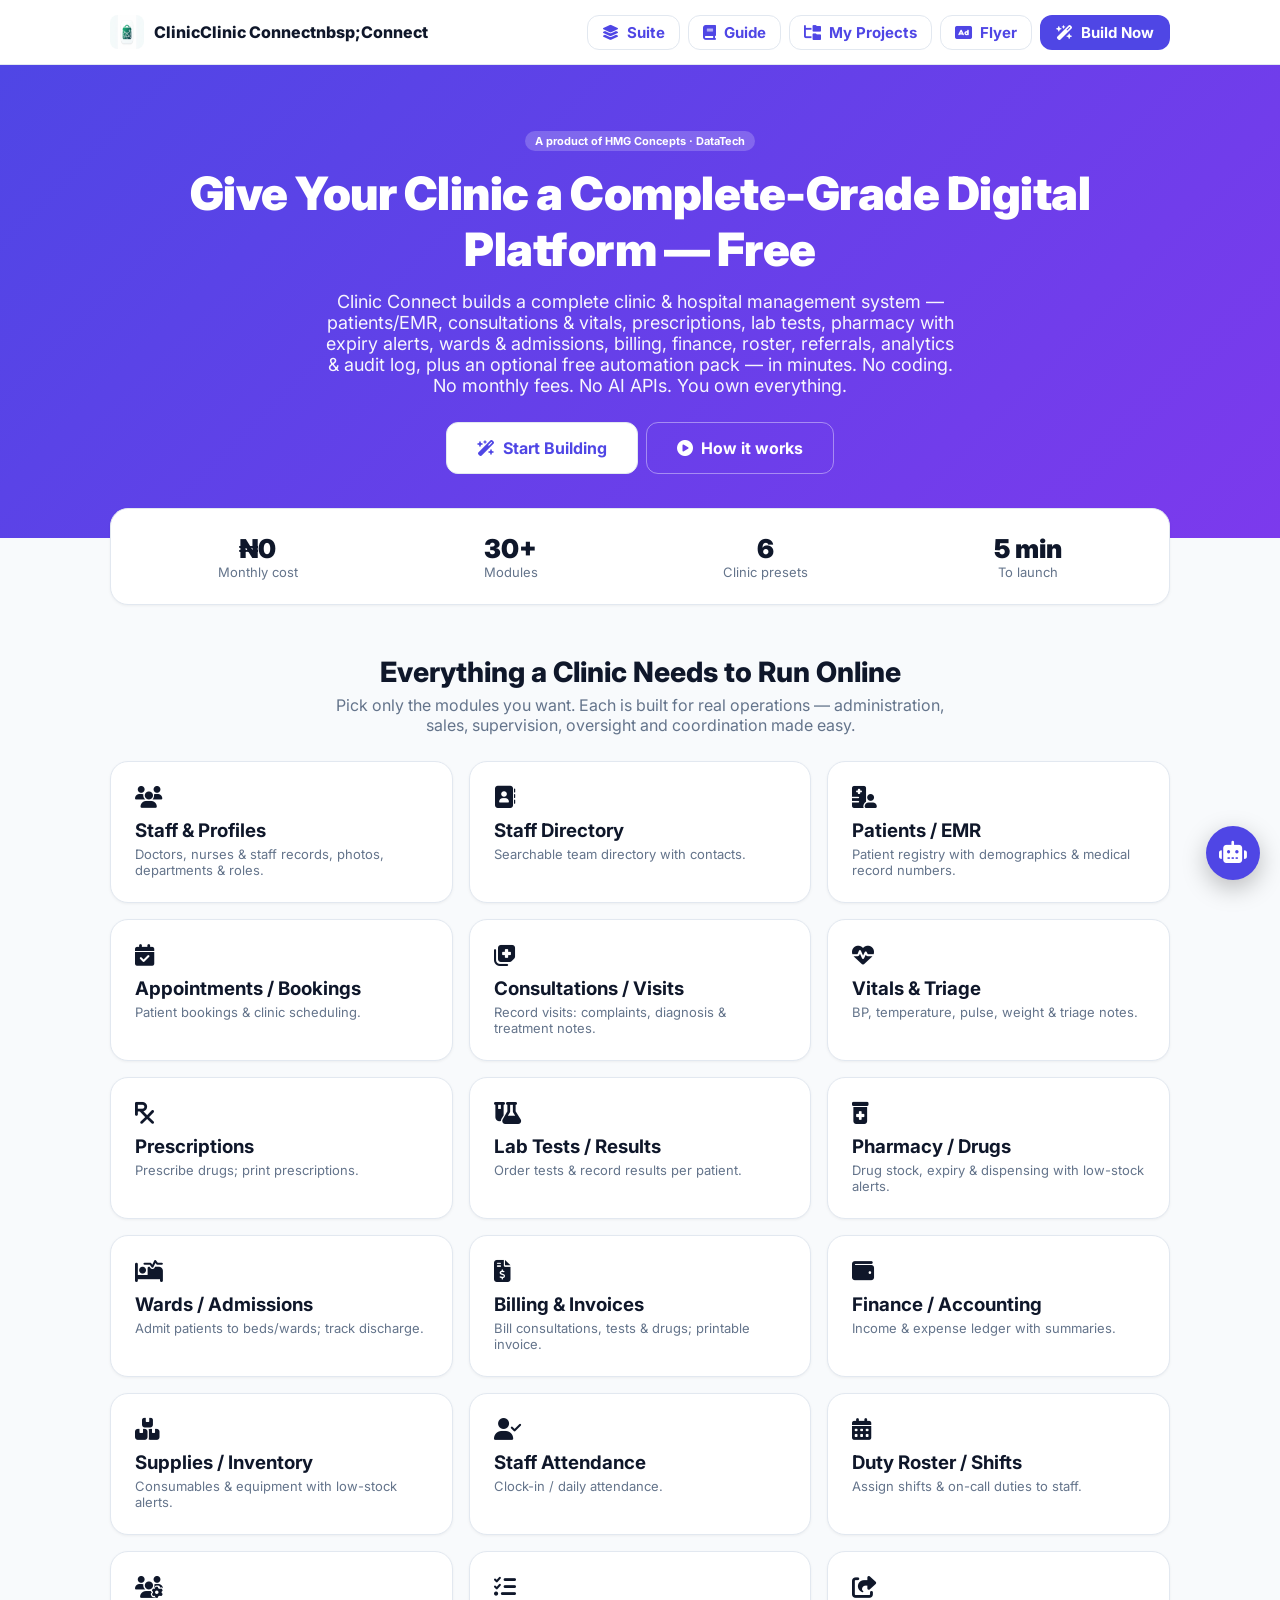
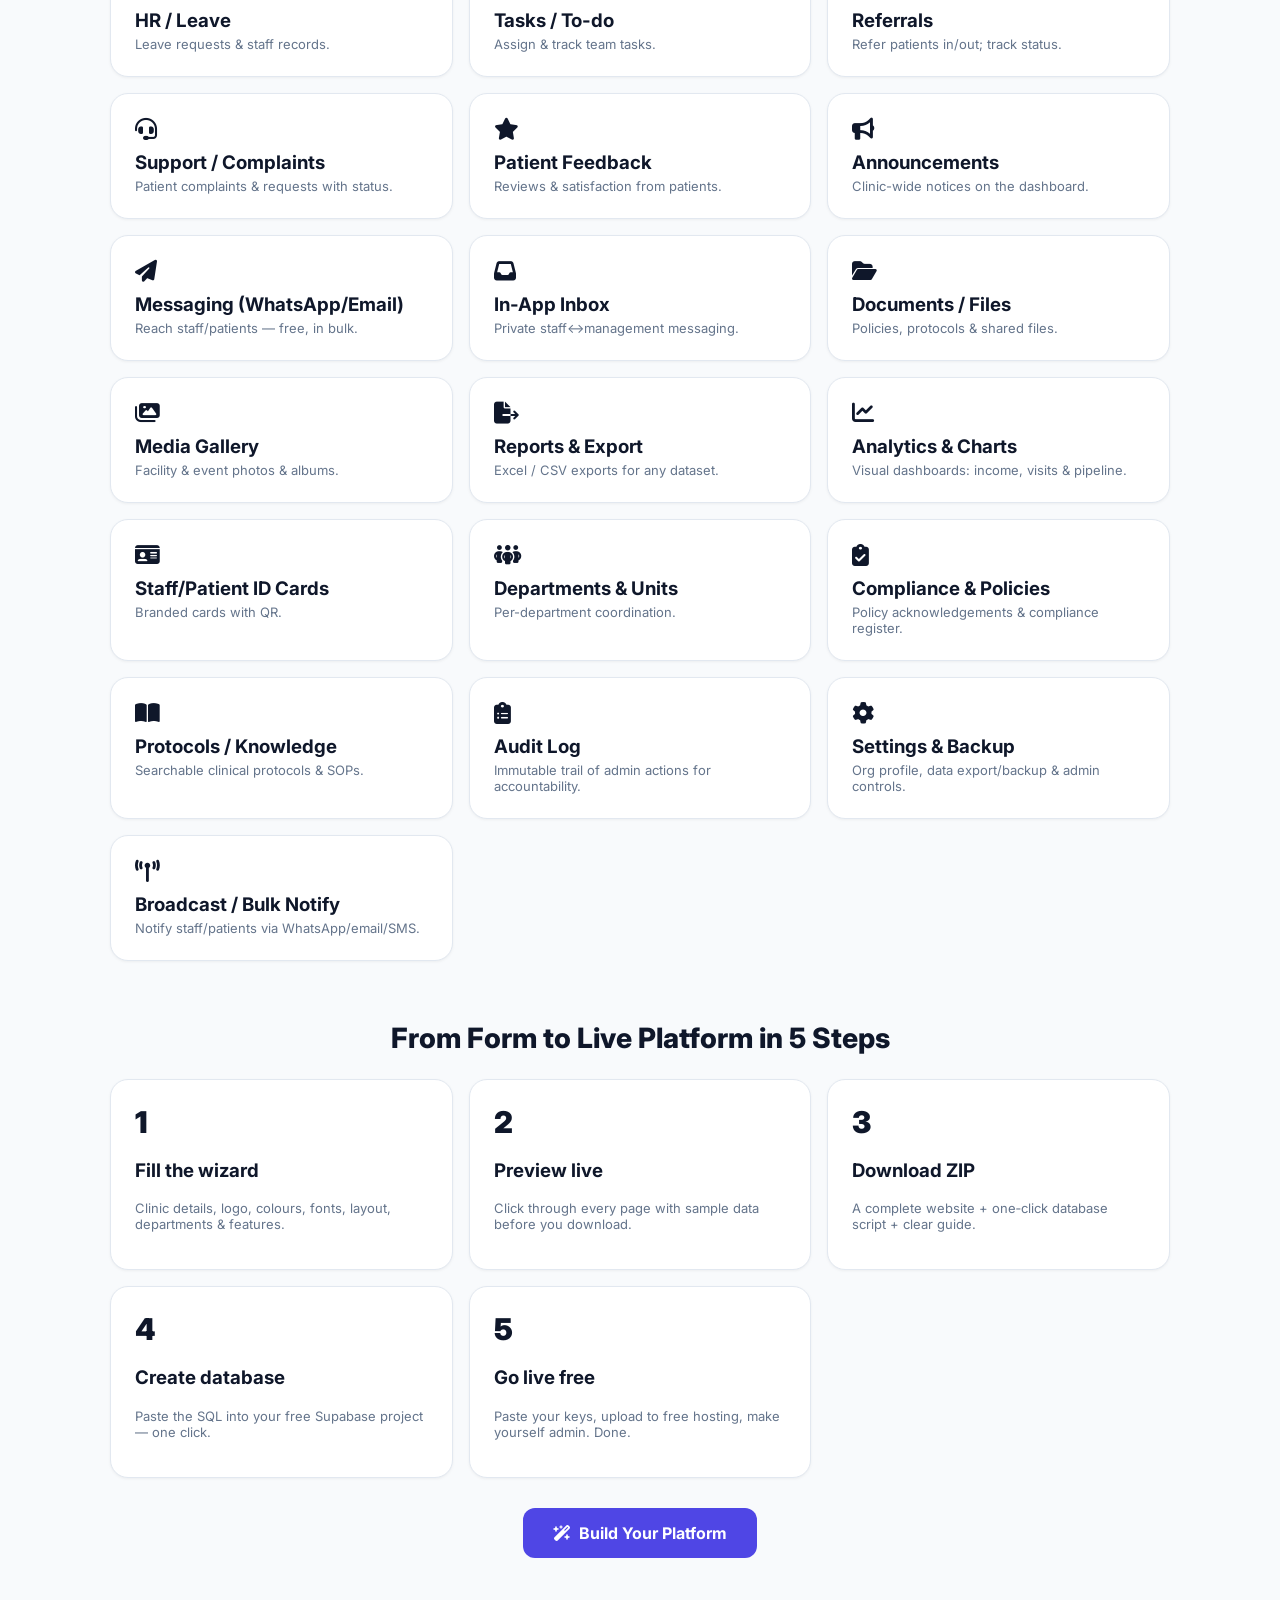
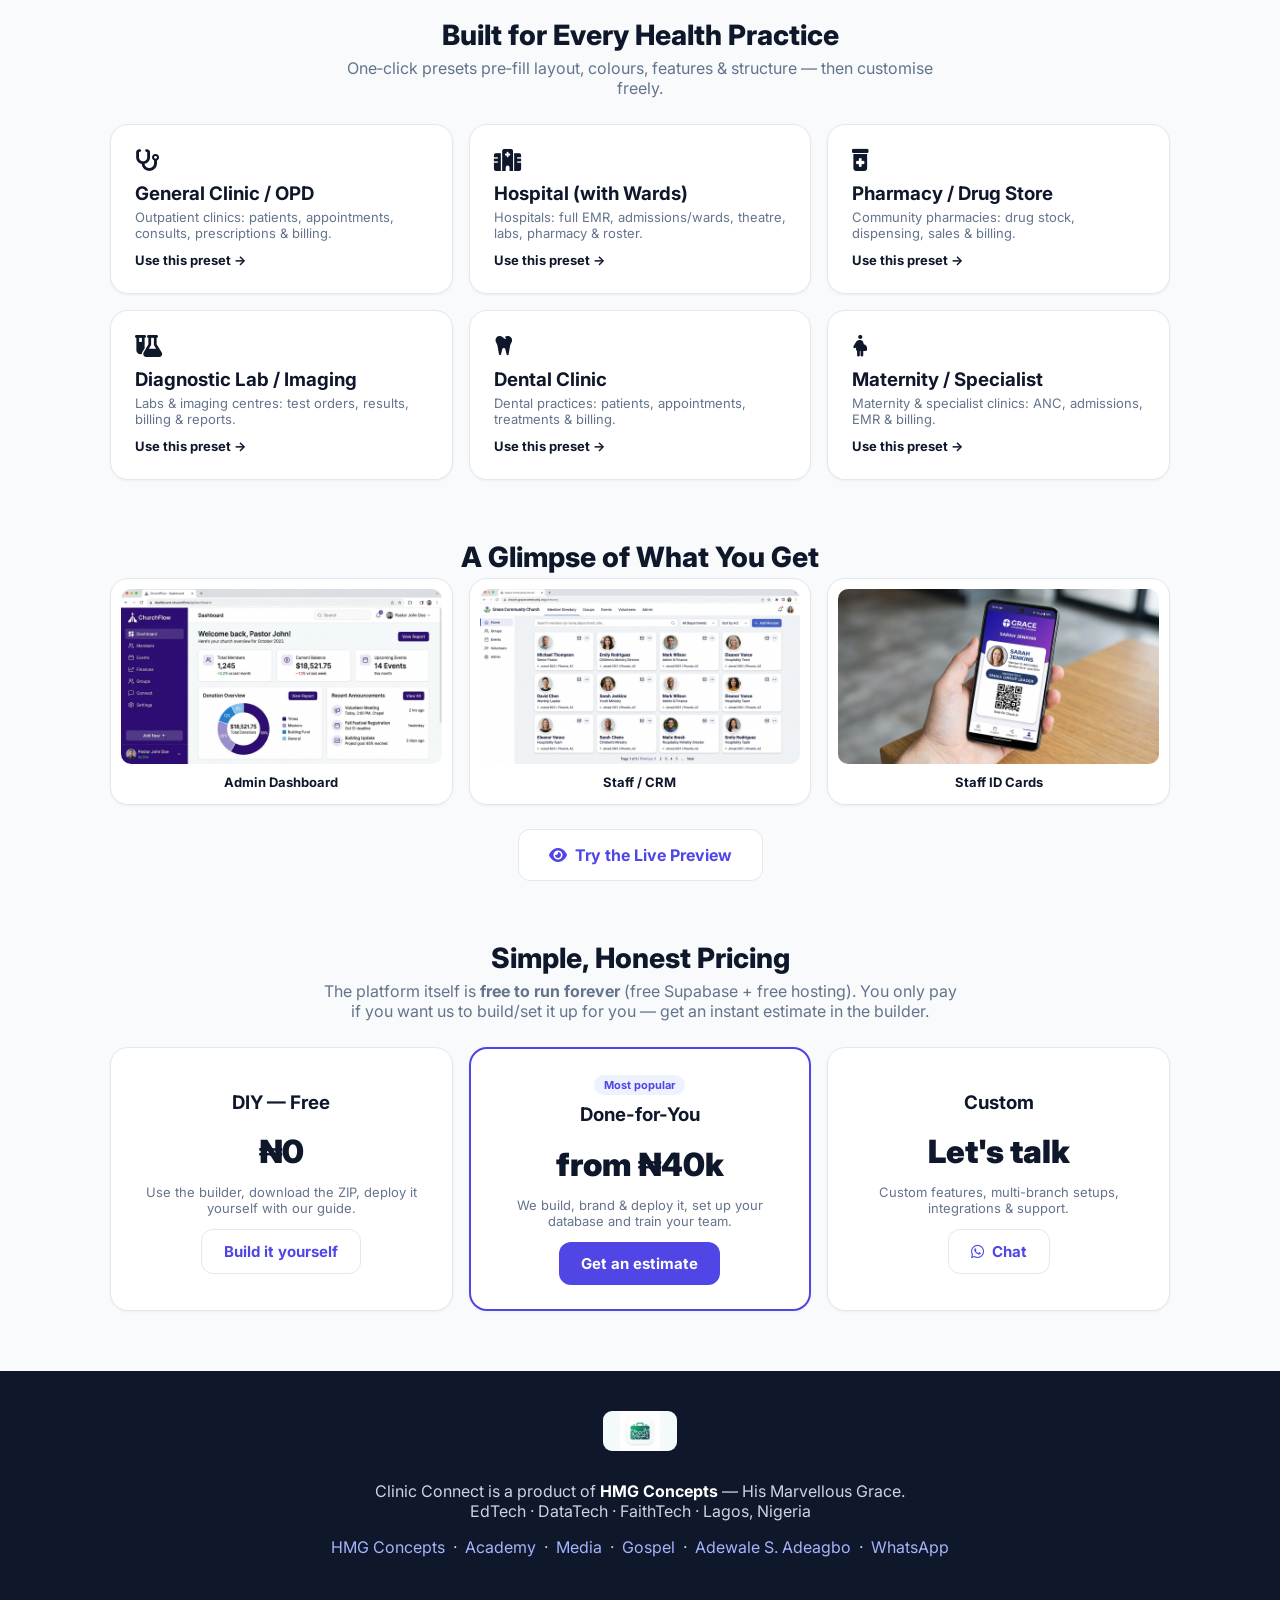
<file: index.html>
<!DOCTYPE html>
<html lang="en">
<head>
    <meta charset="UTF-8">
    <meta name="viewport" content="width=device-width, initial-scale=1.0">
    <title>Clinic Connect — Build a Free Clinic & Hospital Management System | HMG Concepts</title>
    <meta name="description" content="Generate a complete, free clinic & hospital management system in minutes — patients/EMR, consultations, prescriptions, lab tests, pharmacy, admissions & billing, for any health practice. No code. By HMG Concepts.">
    <link rel="icon" href="assets/img/logo.png">
    <link rel="preconnect" href="https://fonts.googleapis.com">
    <link href="https://fonts.googleapis.com/css2?family=Inter:wght@400;600;800;900&display=swap" rel="stylesheet">
    <link rel="stylesheet" href="https://cdnjs.cloudflare.com/ajax/libs/font-awesome/6.4.0/css/all.min.css">
    <link rel="stylesheet" href="assets/css/style.css">
</head>
<body>
    <div class="topbar"><div class="container">
        <a class="brandmark" href="index.html" style="color:inherit"><img src="assets/img/logo.png" alt="logo"> ClinicClinic&nbsp;Connectnbsp;Connect</a>
        <div class="pill-row">
            <a class="btn btn-ghost" href="suite.html" style="padding:7px 14px"><i class="fas fa-layer-group"></i> Suite</a>
            <a class="btn btn-ghost" href="guide.html" style="padding:7px 14px"><i class="fas fa-book"></i> Guide</a>
            <a class="btn btn-ghost" href="projects.html" style="padding:7px 14px"><i class="fas fa-folder-tree"></i> My Projects</a>
            <a class="btn btn-ghost" href="flyer.html" style="padding:7px 14px"><i class="fas fa-rectangle-ad"></i> Flyer</a>
            <a class="btn btn-primary" href="builder.html" style="padding:7px 16px"><i class="fas fa-wand-magic-sparkles"></i> Build Now</a>
        </div>
    </div></div>

    <div class="hero">
        <div class="container">
            <span class="badge" style="background:rgba(255,255,255,.2);color:#fff">A product of HMG Concepts · DataTech</span>
            <h1 style="margin-top:14px">Give Your Clinic a Complete-Grade Digital Platform — Free</h1>
            <p>Clinic Connect builds a complete clinic & hospital management system — patients/EMR, consultations & vitals, prescriptions, lab tests, pharmacy with expiry alerts, wards & admissions, billing, finance, roster, referrals, analytics & audit log, plus an optional free automation pack — in minutes. No coding. No monthly fees. No AI APIs. You own everything.</p>
            <div class="pill-row" style="justify-content:center">
                <a class="btn btn-ghost btn-lg" href="builder.html"><i class="fas fa-wand-magic-sparkles"></i> Start Building</a>
                <a class="btn btn-ghost btn-lg" href="#how" style="background:transparent;color:#fff;border:1px solid rgba(255,255,255,.4)"><i class="fas fa-circle-play"></i> How it works</a>
            </div>
        </div>
    </div>

    <div class="container" style="margin-top:-30px">
        <div class="card" style="display:flex;flex-wrap:wrap;gap:20px;justify-content:space-around;text-align:center">
            <div><div style="font-size:26px;font-weight:900" class="brand-text">₦0</div><div class="muted small">Monthly cost</div></div>
            <div><div style="font-size:26px;font-weight:900" class="brand-text">30+</div><div class="muted small">Modules</div></div>
            <div><div style="font-size:26px;font-weight:900" class="brand-text">6</div><div class="muted small">Clinic presets</div></div>
            <div><div style="font-size:26px;font-weight:900" class="brand-text">5 min</div><div class="muted small">To launch</div></div>
        </div>
    </div>

    <div class="container" style="margin-top:50px">
        <h2 class="section-title" style="text-align:center;font-size:28px">Everything a Clinic Needs to Run Online</h2>
        <p class="muted" style="text-align:center;max-width:640px;margin:6px auto 26px">Pick only the modules you want. Each is built for real operations — administration, sales, supervision, oversight and coordination made easy.</p>
        <div class="grid g3" id="featGrid"></div>
    </div>

    <div class="container" id="how" style="margin-top:60px">
        <h2 class="section-title" style="text-align:center;font-size:28px">From Form to Live Platform in 5 Steps</h2>
        <div class="grid g3" style="margin-top:24px">
            <div class="card"><div class="brand-text" style="font-size:30px;font-weight:900">1</div><h3>Fill the wizard</h3><p class="muted small">Clinic details, logo, colours, fonts, layout, departments & features.</p></div>
            <div class="card"><div class="brand-text" style="font-size:30px;font-weight:900">2</div><h3>Preview live</h3><p class="muted small">Click through every page with sample data before you download.</p></div>
            <div class="card"><div class="brand-text" style="font-size:30px;font-weight:900">3</div><h3>Download ZIP</h3><p class="muted small">A complete website + one‑click database script + clear guide.</p></div>
            <div class="card"><div class="brand-text" style="font-size:30px;font-weight:900">4</div><h3>Create database</h3><p class="muted small">Paste the SQL into your free Supabase project — one click.</p></div>
            <div class="card"><div class="brand-text" style="font-size:30px;font-weight:900">5</div><h3>Go live free</h3><p class="muted small">Paste your keys, upload to free hosting, make yourself admin. Done.</p></div>
        </div>
        <div style="text-align:center;margin-top:30px"><a class="btn btn-primary btn-lg" href="builder.html"><i class="fas fa-wand-magic-sparkles"></i> Build Your Platform</a></div>
    </div>

    <div class="container" style="margin-top:60px">
        <h2 class="section-title" style="text-align:center;font-size:28px">Built for Every Health Practice</h2>
        <p class="muted" style="text-align:center;max-width:620px;margin:6px auto 26px">One‑click presets pre‑fill layout, colours, features & structure — then customise freely.</p>
        <div class="grid g3" id="presetGrid"></div>
    </div>

    <div class="container" style="margin-top:60px">
        <h2 class="section-title" style="text-align:center;font-size:28px">A Glimpse of What You Get</h2>
        <div class="grid g3">
            <div class="card" style="padding:10px"><img src="assets/img/shot-dashboard.png" alt="Dashboard" style="width:100%;border-radius:10px;display:block"><p class="small" style="text-align:center;font-weight:700;margin:10px 0 4px">Admin Dashboard</p></div>
            <div class="card" style="padding:10px"><img src="assets/img/shot-members.png" alt="Staff" style="width:100%;border-radius:10px;display:block"><p class="small" style="text-align:center;font-weight:700;margin:10px 0 4px">Staff / CRM</p></div>
            <div class="card" style="padding:10px"><img src="assets/img/shot-idcard.png" alt="ID Card" style="width:100%;border-radius:10px;display:block"><p class="small" style="text-align:center;font-weight:700;margin:10px 0 4px">Staff ID Cards</p></div>
        </div>
        <div style="text-align:center;margin-top:24px"><a class="btn btn-ghost btn-lg" href="builder.html"><i class="fas fa-eye"></i> Try the Live Preview</a></div>
    </div>

    <div class="container" style="margin-top:60px">
        <h2 class="section-title" style="text-align:center;font-size:28px">Simple, Honest Pricing</h2>
        <p class="muted" style="text-align:center;max-width:640px;margin:6px auto 26px">The platform itself is <b>free to run forever</b> (free Supabase + free hosting). You only pay if you want us to build/set it up for you — get an instant estimate in the builder.</p>
        <div class="grid g3">
            <div class="card" style="text-align:center"><h3 class="brand-text">DIY — Free</h3><div style="font-size:32px;font-weight:900">₦0</div><p class="muted small">Use the builder, download the ZIP, deploy it yourself with our guide.</p><a class="btn btn-ghost" href="builder.html">Build it yourself</a></div>
            <div class="card" style="text-align:center;border:2px solid var(--brand)"><span class="badge">Most popular</span><h3 class="brand-text" style="margin-top:8px">Done-for-You</h3><div style="font-size:32px;font-weight:900">from ₦40k</div><p class="muted small">We build, brand & deploy it, set up your database and train your team.</p><a class="btn btn-primary" href="builder.html">Get an estimate</a></div>
            <div class="card" style="text-align:center"><h3 class="brand-text">Custom</h3><div style="font-size:32px;font-weight:900">Let's talk</div><p class="muted small">Custom features, multi-branch setups, integrations & support.</p><a class="btn btn-ghost" href="https://wa.me/2348100866322" target="_blank"><i class="fab fa-whatsapp"></i> Chat</a></div>
        </div>
    </div>

    <div class="footer">
        <div class="container">
            <img src="assets/img/logo.png" style="height:40px;border-radius:9px;margin-bottom:10px">
            <p>Clinic Connect is a product of <b style="color:#fff">HMG Concepts</b> — His Marvellous Grace.<br>EdTech · DataTech · FaithTech · Lagos, Nigeria</p>
            <p class="pill-row" style="justify-content:center">
                <a href="https://hmgconcepts.pages.dev" target="_blank">HMG Concepts</a> ·
                <a href="https://hmgacademy.pages.dev" target="_blank">Academy</a> ·
                <a href="https://hmgmedia.pages.dev" target="_blank">Media</a> ·
                <a href="https://hmggospel.pages.dev" target="_blank">Gospel</a> ·
                <a href="https://cssadewale.pages.dev" target="_blank">Adewale S. Adeagbo</a> ·
                <a href="https://wa.me/2348100866322" target="_blank">WhatsApp</a>
            </p>
        </div>
    </div>

    <script src="assets/js/catalog.js"></script>
    <script src="assets/js/chatbot.js"></script>
    <script>
        document.getElementById('featGrid').innerHTML = CATALOG.features.map(f =>
            `<div class="card"><i class="fas ${f.icon} brand-text" style="font-size:22px"></i><h3 style="margin:10px 0 4px">${f.name}</h3><p class="muted small" style="margin:0">${f.desc}</p></div>`).join('');
        document.getElementById('presetGrid').innerHTML = CATALOG.presets.map(p =>
            `<a class="card" style="text-decoration:none;color:inherit" href="builder.html?preset=${p.id}"><i class="fas ${p.icon} brand-text" style="font-size:22px"></i><h3 style="margin:10px 0 4px">${p.name}</h3><p class="muted small" style="margin:0 0 8px">${p.desc}</p><span class="brand-text small" style="font-weight:700">Use this preset →</span></a>`).join('');
    </script>
</body>
</html>
</file>
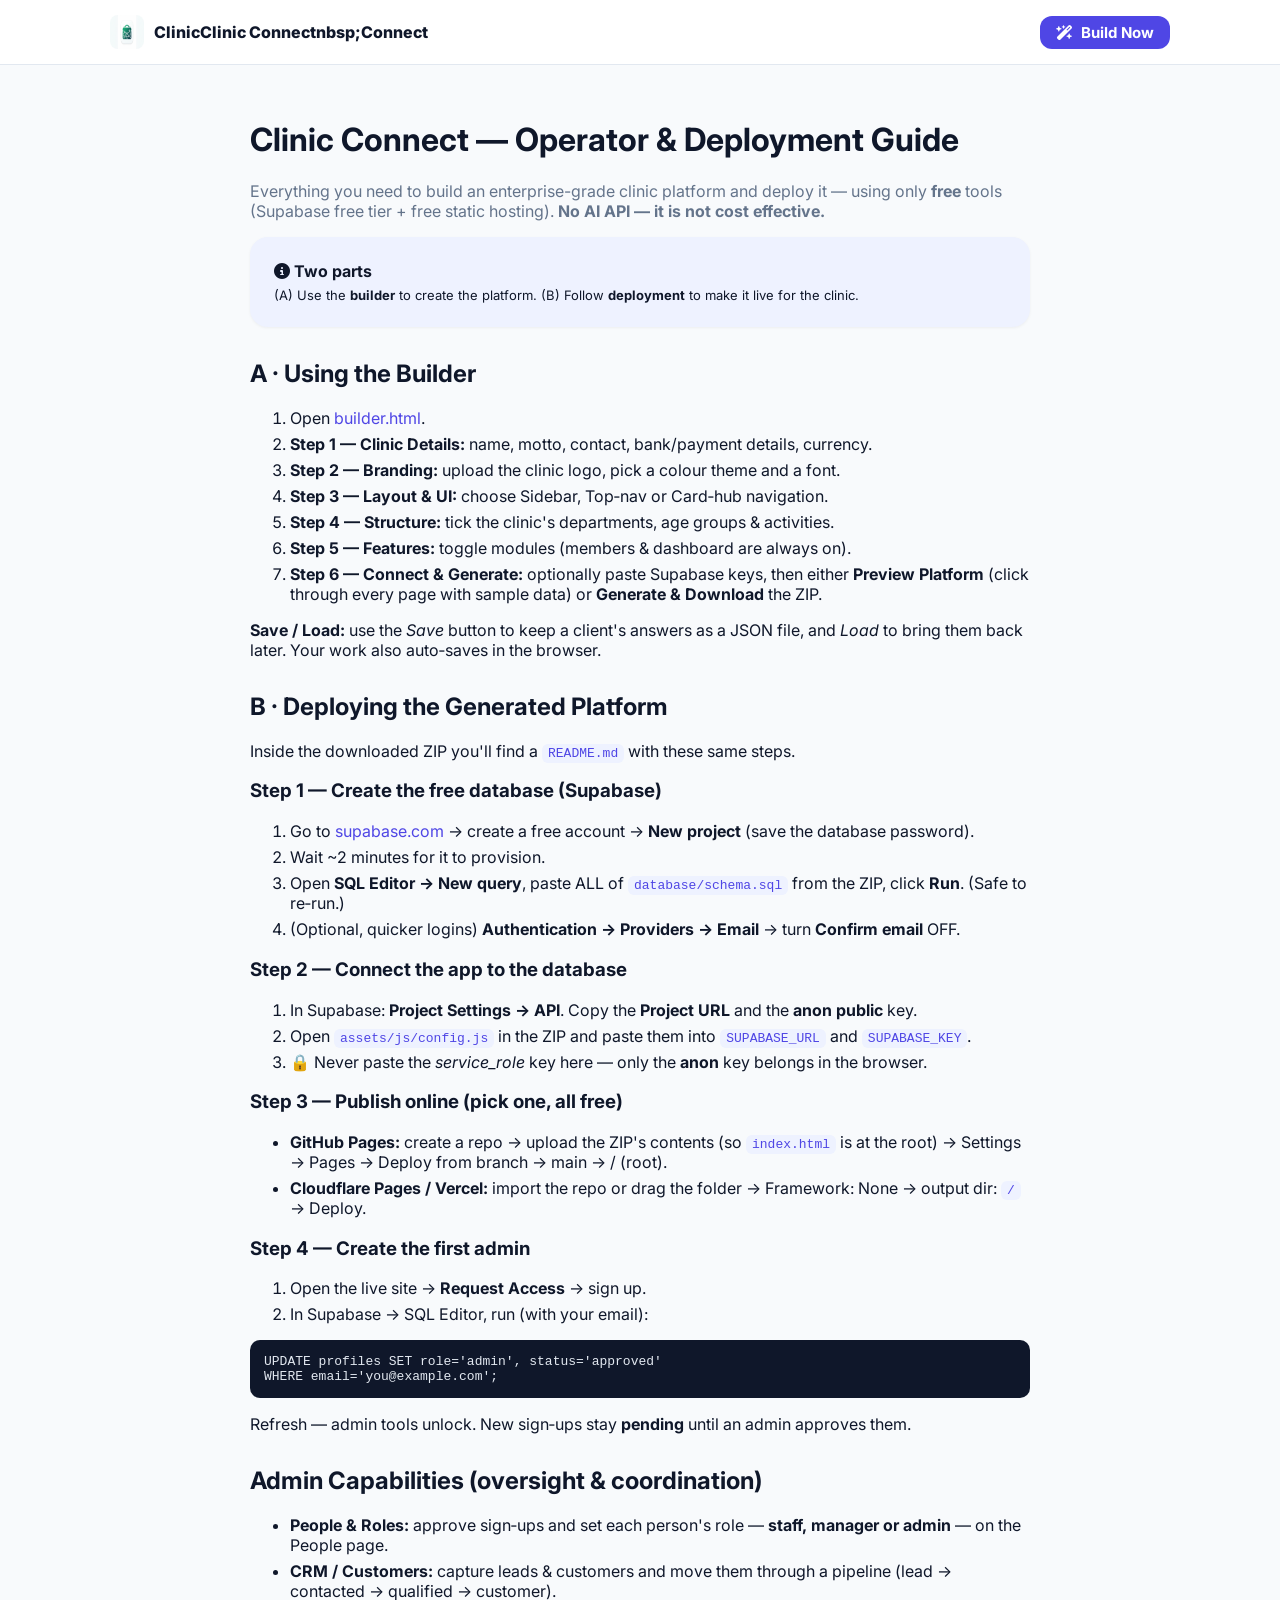
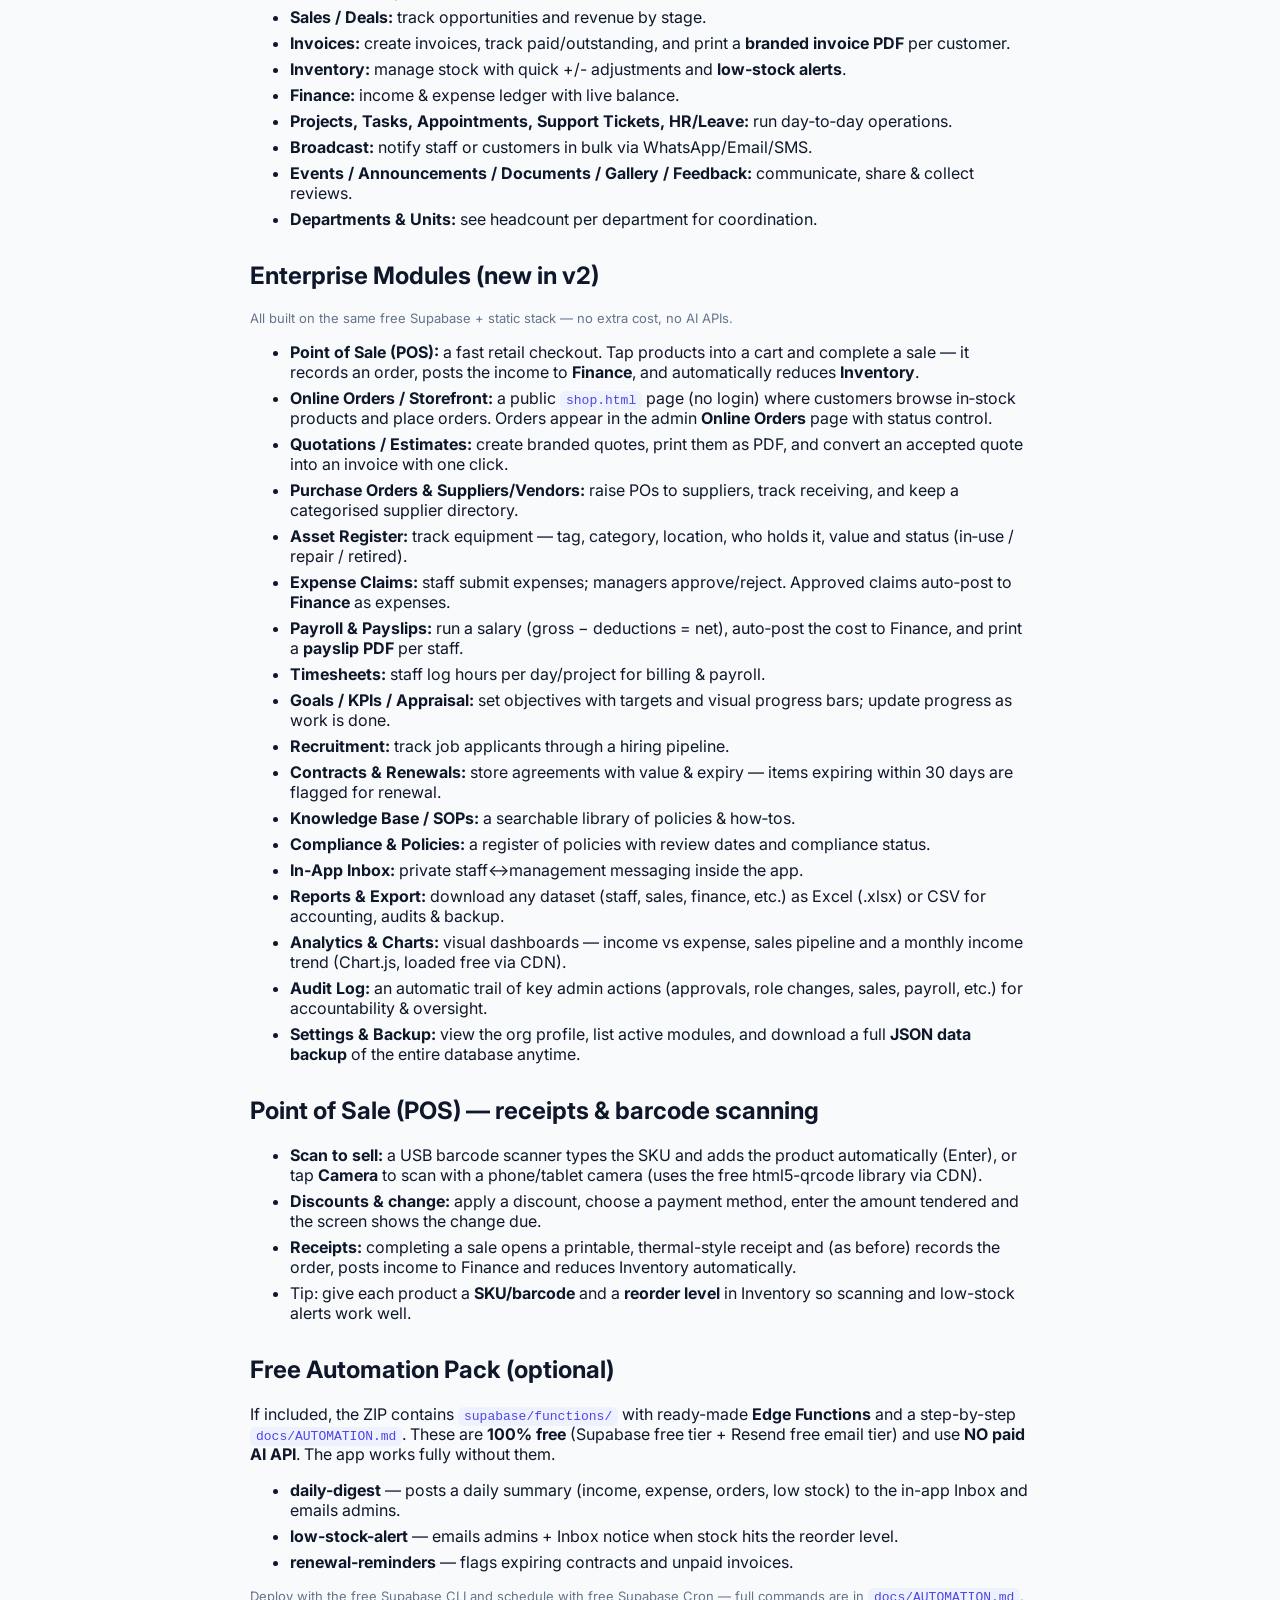
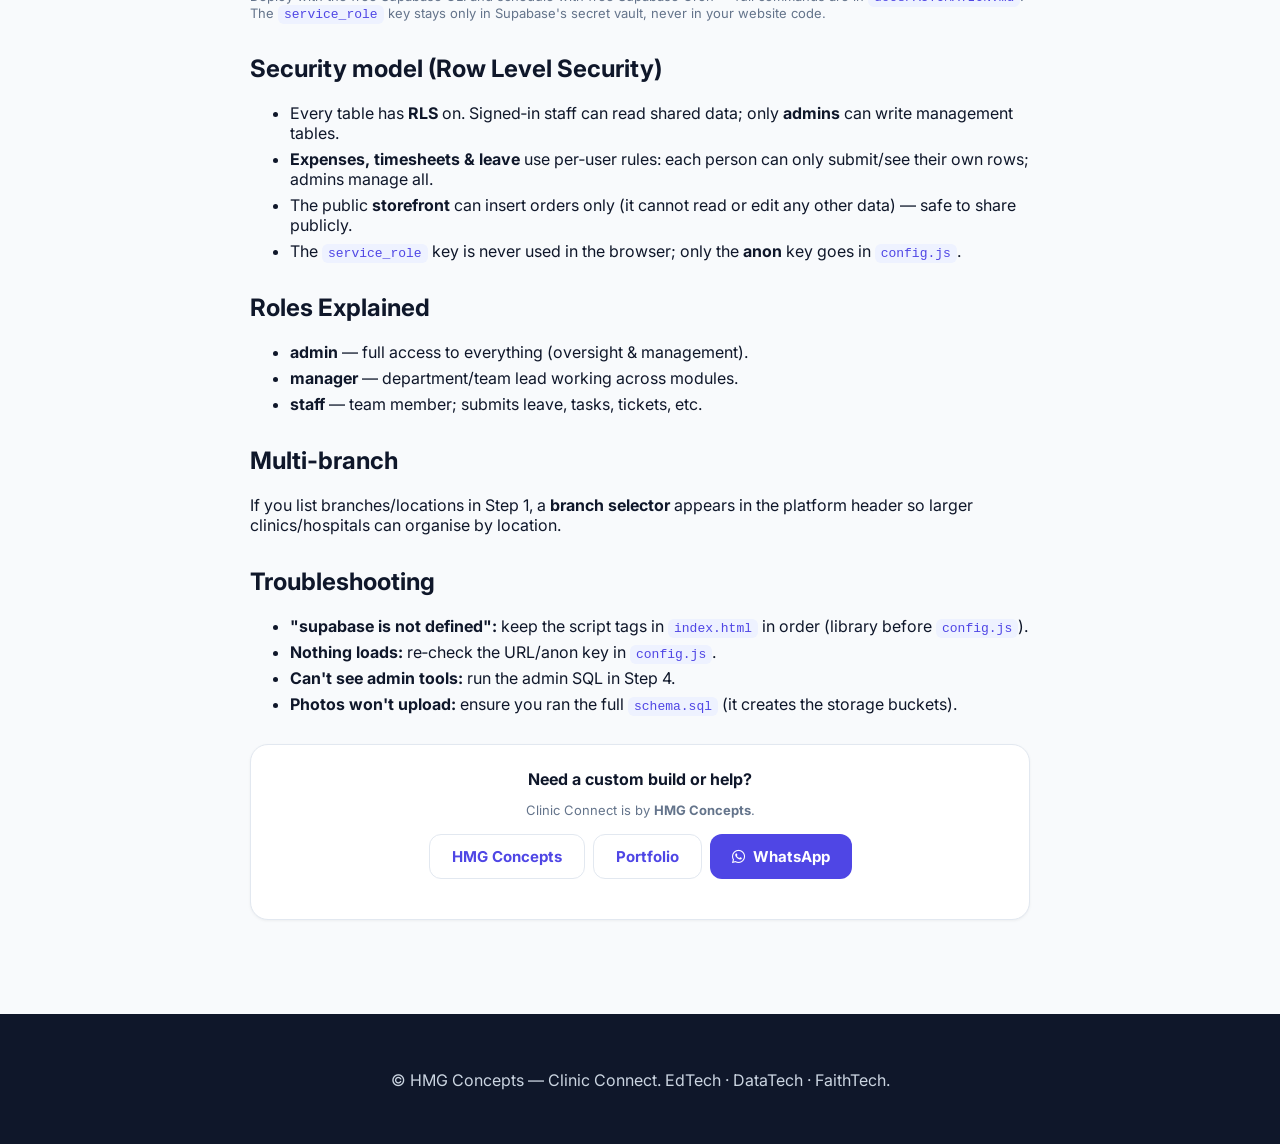
<file: guide.html>
<!DOCTYPE html>
<html lang="en">
<head>
    <meta charset="UTF-8">
    <meta name="viewport" content="width=device-width, initial-scale=1.0">
    <title>Guide | Clinic Connect — HMG Concepts</title>
    <link rel="icon" href="assets/img/logo.png">
    <link rel="preconnect" href="https://fonts.googleapis.com">
    <link href="https://fonts.googleapis.com/css2?family=Inter:wght@400;600;800;900&display=swap" rel="stylesheet">
    <link rel="stylesheet" href="https://cdnjs.cloudflare.com/ajax/libs/font-awesome/6.4.0/css/all.min.css">
    <link rel="stylesheet" href="assets/css/style.css">
    <style>.doc h2{margin-top:32px} .doc code{background:#eef2ff;color:#4f46e5;padding:2px 6px;border-radius:6px;font-size:13px} .doc li{margin:6px 0} .doc pre{background:#0f172a;color:#e2e8f0;padding:14px;border-radius:10px;overflow-x:auto;font-size:13px}</style>
</head>
<body>
    <div class="topbar"><div class="container">
        <a class="brandmark" href="index.html" style="color:inherit"><img src="assets/img/logo.png" alt="logo"> ClinicClinic&nbsp;Connectnbsp;Connect</a>
        <div class="pill-row"><a class="btn btn-primary" href="builder.html" style="padding:7px 16px"><i class="fas fa-wand-magic-sparkles"></i> Build Now</a></div>
    </div></div>

    <div class="container doc" style="max-width:820px;padding:34px 20px">
        <h1>Clinic Connect — Operator & Deployment Guide</h1>
        <p class="muted">Everything you need to build an enterprise-grade clinic platform and deploy it — using only <b>free</b> tools (Supabase free tier + free static hosting). <b>No AI API — it is not cost effective.</b></p>

        <div class="card" style="background:#eef2ff;border:none">
            <b><i class="fas fa-circle-info brand-text"></i> Two parts</b>
            <p class="small" style="margin:6px 0 0">(A) Use the <b>builder</b> to create the platform. (B) Follow <b>deployment</b> to make it live for the clinic.</p>
        </div>

        <h2>A · Using the Builder</h2>
        <ol>
            <li>Open <a href="builder.html">builder.html</a>.</li>
            <li><b>Step 1 — Clinic Details:</b> name, motto, contact, bank/payment details, currency.</li>
            <li><b>Step 2 — Branding:</b> upload the clinic logo, pick a colour theme and a font.</li>
            <li><b>Step 3 — Layout & UI:</b> choose Sidebar, Top‑nav or Card‑hub navigation.</li>
            <li><b>Step 4 — Structure:</b> tick the clinic's departments, age groups & activities.</li>
            <li><b>Step 5 — Features:</b> toggle modules (members & dashboard are always on).</li>
            <li><b>Step 6 — Connect & Generate:</b> optionally paste Supabase keys, then either
                <b>Preview Platform</b> (click through every page with sample data) or
                <b>Generate &amp; Download</b> the ZIP.</li>
        </ol>
        <p><b>Save / Load:</b> use the <i>Save</i> button to keep a client's answers as a JSON
        file, and <i>Load</i> to bring them back later. Your work also auto‑saves in the browser.</p>

        <h2>B · Deploying the Generated Platform</h2>
        <p>Inside the downloaded ZIP you'll find a <code>README.md</code> with these same steps.</p>

        <h3>Step 1 — Create the free database (Supabase)</h3>
        <ol>
            <li>Go to <a href="https://supabase.com" target="_blank">supabase.com</a> → create a free account → <b>New project</b> (save the database password).</li>
            <li>Wait ~2 minutes for it to provision.</li>
            <li>Open <b>SQL Editor → New query</b>, paste ALL of <code>database/schema.sql</code> from the ZIP, click <b>Run</b>. (Safe to re‑run.)</li>
            <li>(Optional, quicker logins) <b>Authentication → Providers → Email</b> → turn <b>Confirm email</b> OFF.</li>
        </ol>

        <h3>Step 2 — Connect the app to the database</h3>
        <ol>
            <li>In Supabase: <b>Project Settings → API</b>. Copy the <b>Project URL</b> and the <b>anon public</b> key.</li>
            <li>Open <code>assets/js/config.js</code> in the ZIP and paste them into <code>SUPABASE_URL</code> and <code>SUPABASE_KEY</code>.</li>
            <li>🔒 Never paste the <i>service_role</i> key here — only the <b>anon</b> key belongs in the browser.</li>
        </ol>

        <h3>Step 3 — Publish online (pick one, all free)</h3>
        <ul>
            <li><b>GitHub Pages:</b> create a repo → upload the ZIP's contents (so <code>index.html</code> is at the root) → Settings → Pages → Deploy from branch → main → / (root).</li>
            <li><b>Cloudflare Pages / Vercel:</b> import the repo or drag the folder → Framework: None → output dir: <code>/</code> → Deploy.</li>
        </ul>

        <h3>Step 4 — Create the first admin</h3>
        <ol>
            <li>Open the live site → <b>Request Access</b> → sign up.</li>
            <li>In Supabase → SQL Editor, run (with your email):</li>
        </ol>
        <pre>UPDATE profiles SET role='admin', status='approved'
WHERE email='you@example.com';</pre>
        <p>Refresh — admin tools unlock. New sign‑ups stay <b>pending</b> until an admin approves them.</p>

        <h2>Admin Capabilities (oversight & coordination)</h2>
        <ul>
            <li><b>People & Roles:</b> approve sign‑ups and set each person's role —
                <b>staff, manager or admin</b> — on the People page.</li>
            <li><b>CRM / Customers:</b> capture leads & customers and move them through
                a pipeline (lead → contacted → qualified → customer).</li>
            <li><b>Sales / Deals:</b> track opportunities and revenue by stage.</li>
            <li><b>Invoices:</b> create invoices, track paid/outstanding, and print a
                <b>branded invoice PDF</b> per customer.</li>
            <li><b>Inventory:</b> manage stock with quick +/- adjustments and
                <b>low‑stock alerts</b>.</li>
            <li><b>Finance:</b> income & expense ledger with live balance.</li>
            <li><b>Projects, Tasks, Appointments, Support Tickets, HR/Leave:</b> run
                day‑to‑day operations.</li>
            <li><b>Broadcast:</b> notify staff or customers in bulk via WhatsApp/Email/SMS.</li>
            <li><b>Events / Announcements / Documents / Gallery / Feedback:</b>
                communicate, share & collect reviews.</li>
            <li><b>Departments & Units:</b> see headcount per department for coordination.</li>
        </ul>

        <h2>Enterprise Modules (new in v2)</h2>
        <p class="muted small">All built on the same free Supabase + static stack — no extra cost, no AI APIs.</p>
        <ul>
            <li><b>Point of Sale (POS):</b> a fast retail checkout. Tap products into a
                cart and complete a sale — it records an order, posts the income to
                <b>Finance</b>, and automatically reduces <b>Inventory</b>.</li>
            <li><b>Online Orders / Storefront:</b> a public <code>shop.html</code> page
                (no login) where customers browse in‑stock products and place orders.
                Orders appear in the admin <b>Online Orders</b> page with status control.</li>
            <li><b>Quotations / Estimates:</b> create branded quotes, print them as PDF,
                and convert an accepted quote into an invoice with one click.</li>
            <li><b>Purchase Orders & Suppliers/Vendors:</b> raise POs to suppliers, track
                receiving, and keep a categorised supplier directory.</li>
            <li><b>Asset Register:</b> track equipment — tag, category, location, who holds
                it, value and status (in‑use / repair / retired).</li>
            <li><b>Expense Claims:</b> staff submit expenses; managers approve/reject.
                Approved claims auto‑post to <b>Finance</b> as expenses.</li>
            <li><b>Payroll & Payslips:</b> run a salary (gross − deductions = net),
                auto‑post the cost to Finance, and print a <b>payslip PDF</b> per staff.</li>
            <li><b>Timesheets:</b> staff log hours per day/project for billing & payroll.</li>
            <li><b>Goals / KPIs / Appraisal:</b> set objectives with targets and visual
                progress bars; update progress as work is done.</li>
            <li><b>Recruitment:</b> track job applicants through a hiring pipeline.</li>
            <li><b>Contracts & Renewals:</b> store agreements with value & expiry — items
                expiring within 30 days are flagged for renewal.</li>
            <li><b>Knowledge Base / SOPs:</b> a searchable library of policies & how‑tos.</li>
            <li><b>Compliance & Policies:</b> a register of policies with review dates and
                compliance status.</li>
            <li><b>In‑App Inbox:</b> private staff↔management messaging inside the app.</li>
            <li><b>Reports & Export:</b> download any dataset (staff, sales, finance, etc.)
                as Excel (.xlsx) or CSV for accounting, audits & backup.</li>
            <li><b>Analytics & Charts:</b> visual dashboards — income vs expense, sales
                pipeline and a monthly income trend (Chart.js, loaded free via CDN).</li>
            <li><b>Audit Log:</b> an automatic trail of key admin actions (approvals,
                role changes, sales, payroll, etc.) for accountability & oversight.</li>
            <li><b>Settings & Backup:</b> view the org profile, list active modules, and
                download a full <b>JSON data backup</b> of the entire database anytime.</li>
        </ul>

        <h2>Point of Sale (POS) — receipts & barcode scanning</h2>
        <ul>
            <li><b>Scan to sell:</b> a USB barcode scanner types the SKU and adds the
                product automatically (Enter), or tap <b>Camera</b> to scan with a
                phone/tablet camera (uses the free html5-qrcode library via CDN).</li>
            <li><b>Discounts & change:</b> apply a discount, choose a payment method,
                enter the amount tendered and the screen shows the change due.</li>
            <li><b>Receipts:</b> completing a sale opens a printable, thermal-style
                receipt and (as before) records the order, posts income to Finance and
                reduces Inventory automatically.</li>
            <li>Tip: give each product a <b>SKU/barcode</b> and a <b>reorder level</b>
                in Inventory so scanning and low-stock alerts work well.</li>
        </ul>

        <h2>Free Automation Pack (optional)</h2>
        <p>If included, the ZIP contains <code>supabase/functions/</code> with ready-made
        <b>Edge Functions</b> and a step-by-step <code>docs/AUTOMATION.md</code>. These are
        <b>100% free</b> (Supabase free tier + Resend free email tier) and use <b>NO paid
        AI API</b>. The app works fully without them.</p>
        <ul>
            <li><b>daily-digest</b> — posts a daily summary (income, expense, orders,
                low stock) to the in-app Inbox and emails admins.</li>
            <li><b>low-stock-alert</b> — emails admins + Inbox notice when stock hits the
                reorder level.</li>
            <li><b>renewal-reminders</b> — flags expiring contracts and unpaid invoices.</li>
        </ul>
        <p class="muted small">Deploy with the free Supabase CLI and schedule with free
        Supabase Cron — full commands are in <code>docs/AUTOMATION.md</code>. The
        <code>service_role</code> key stays only in Supabase's secret vault, never in your
        website code.</p>

        <h2>Security model (Row Level Security)</h2>
        <ul>
            <li>Every table has <b>RLS</b> on. Signed‑in staff can read shared data;
                only <b>admins</b> can write management tables.</li>
            <li><b>Expenses, timesheets & leave</b> use per‑user rules: each person can
                only submit/see their own rows; admins manage all.</li>
            <li>The public <b>storefront</b> can insert orders only (it cannot read or
                edit any other data) — safe to share publicly.</li>
            <li>The <code>service_role</code> key is never used in the browser; only the
                <b>anon</b> key goes in <code>config.js</code>.</li>
        </ul>

        <h2>Roles Explained</h2>
        <ul>
            <li><b>admin</b> — full access to everything (oversight & management).</li>
            <li><b>manager</b> — department/team lead working across modules.</li>
            <li><b>staff</b> — team member; submits leave, tasks, tickets, etc.</li>
        </ul>

        <h2>Multi-branch</h2>
        <p>If you list branches/locations in Step 1, a <b>branch selector</b> appears
        in the platform header so larger clinics/hospitals can organise by location.</p>


        <h2>Troubleshooting</h2>
        <ul>
            <li><b>"supabase is not defined":</b> keep the script tags in <code>index.html</code> in order (library before <code>config.js</code>).</li>
            <li><b>Nothing loads:</b> re‑check the URL/anon key in <code>config.js</code>.</li>
            <li><b>Can't see admin tools:</b> run the admin SQL in Step 4.</li>
            <li><b>Photos won't upload:</b> ensure you ran the full <code>schema.sql</code> (it creates the storage buckets).</li>
        </ul>

        <div class="card" style="margin-top:30px;text-align:center">
            <b>Need a custom build or help?</b>
            <p class="muted small">Clinic Connect is by <b class="brand-text">HMG Concepts</b>.</p>
            <p class="pill-row" style="justify-content:center">
                <a class="btn btn-ghost" href="https://hmgconcepts.pages.dev" target="_blank">HMG Concepts</a>
                <a class="btn btn-ghost" href="https://cssadewale.pages.dev" target="_blank">Portfolio</a>
                <a class="btn btn-primary" href="https://wa.me/2348100866322" target="_blank"><i class="fab fa-whatsapp"></i> WhatsApp</a>
            </p>
        </div>
    </div>

    <div class="footer"><div class="container"><p>© HMG Concepts — Clinic Connect. EdTech · DataTech · FaithTech.</p></div></div>
</body>
</html>
</file>
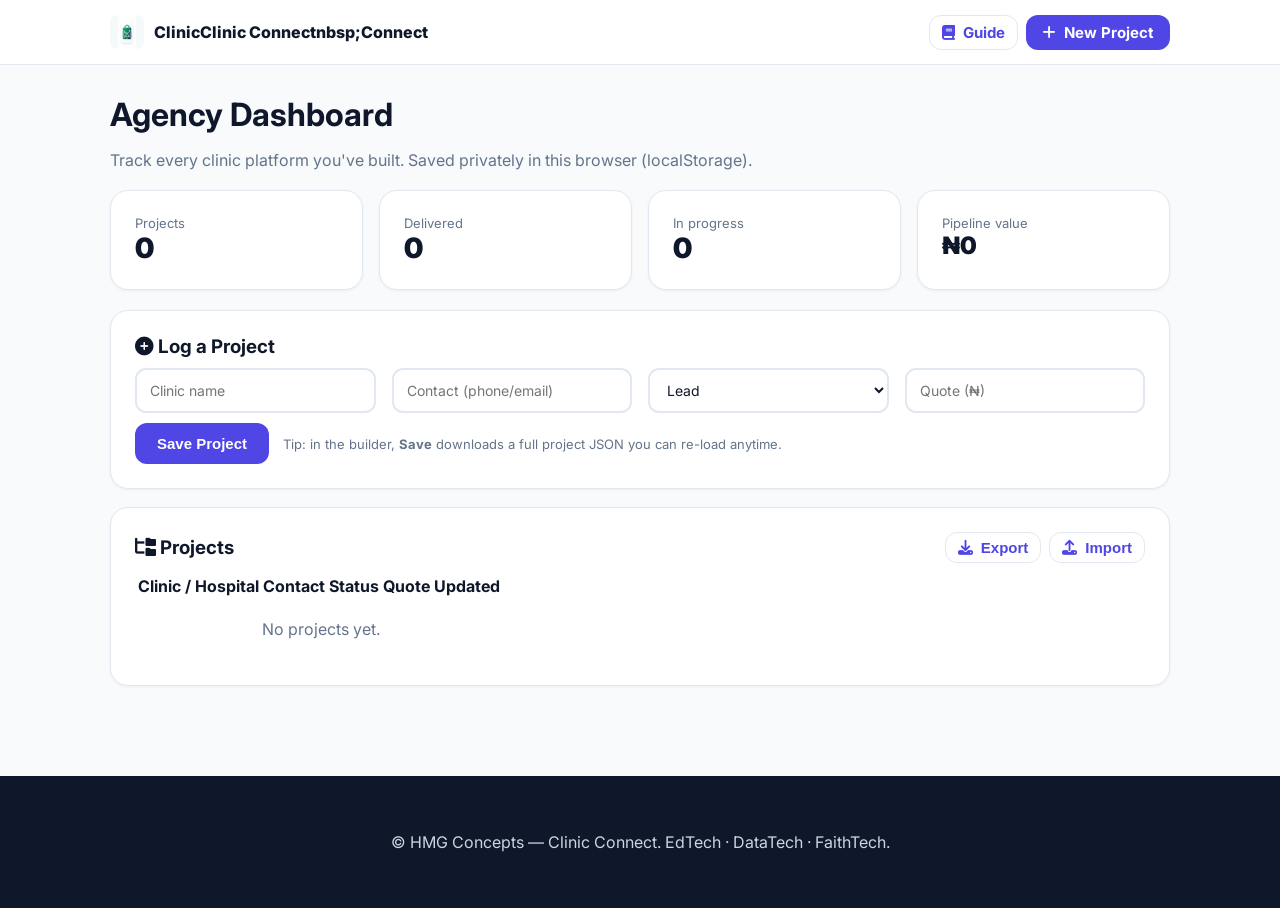
<file: projects.html>
<!DOCTYPE html>
<html lang="en">
<head>
    <meta charset="UTF-8">
    <meta name="viewport" content="width=device-width, initial-scale=1.0">
    <title>My Projects | Clinic Connect — HMG Concepts</title>
    <link rel="icon" href="assets/img/logo.png">
    <link rel="preconnect" href="https://fonts.googleapis.com">
    <link href="https://fonts.googleapis.com/css2?family=Inter:wght@400;600;800;900&display=swap" rel="stylesheet">
    <link rel="stylesheet" href="https://cdnjs.cloudflare.com/ajax/libs/font-awesome/6.4.0/css/all.min.css">
    <link rel="stylesheet" href="assets/css/style.css">
</head>
<body>
    <div class="topbar"><div class="container">
        <a class="brandmark" href="index.html" style="color:inherit"><img src="assets/img/logo.png" alt="logo"> ClinicClinic&nbsp;Connectnbsp;Connect</a>
        <div class="pill-row">
            <a class="btn btn-ghost" href="guide.html" style="padding:7px 12px"><i class="fas fa-book"></i> Guide</a>
            <a class="btn btn-primary" href="builder.html" style="padding:7px 16px"><i class="fas fa-plus"></i> New Project</a>
        </div>
    </div></div>

    <div class="container" style="padding:30px 20px">
        <h1 style="margin:0 0 4px">Agency Dashboard</h1>
        <p class="muted">Track every clinic platform you've built. Saved privately in this browser (localStorage).</p>

        <div class="grid g4" style="margin:20px 0">
            <div class="card"><div class="muted small">Projects</div><div id="k-total" style="font-size:28px;font-weight:900">0</div></div>
            <div class="card"><div class="muted small">Delivered</div><div id="k-done" style="font-size:28px;font-weight:900" class="brand-text">0</div></div>
            <div class="card"><div class="muted small">In progress</div><div id="k-prog" style="font-size:28px;font-weight:900">0</div></div>
            <div class="card"><div class="muted small">Pipeline value</div><div id="k-value" style="font-size:24px;font-weight:900">₦0</div></div>
        </div>

        <div class="card" style="margin-bottom:18px">
            <h3 style="margin:0 0 10px"><i class="fas fa-plus-circle brand-text"></i> Log a Project</h3>
            <div class="grid g4">
                <input class="input" id="np-name" placeholder="Clinic name">
                <input class="input" id="np-contact" placeholder="Contact (phone/email)">
                <select class="input" id="np-status"><option>Lead</option><option>In progress</option><option>Delivered</option></select>
                <input class="input" id="np-value" type="number" placeholder="Quote (₦)">
            </div>
            <button class="btn btn-primary" style="margin-top:10px" onclick="Projects.add()">Save Project</button>
            <span class="muted small" style="margin-left:10px">Tip: in the builder, <b>Save</b> downloads a full project JSON you can re-load anytime.</span>
        </div>

        <div class="card">
            <div style="display:flex;justify-content:space-between;align-items:center;margin-bottom:10px">
                <h3 style="margin:0"><i class="fas fa-folder-tree brand-text"></i> Projects</h3>
                <div class="pill-row">
                    <button class="btn btn-ghost" style="padding:6px 12px" onclick="Projects.exportAll()"><i class="fas fa-download"></i> Export</button>
                    <button class="btn btn-ghost" style="padding:6px 12px" onclick="document.getElementById('imp').click()"><i class="fas fa-upload"></i> Import</button>
                    <input type="file" id="imp" class="hide" accept=".json" onchange="Projects.importAll(event)">
                </div>
            </div>
            <div style="overflow-x:auto"><table>
                <thead><tr><th>Clinic / Hospital</th><th>Contact</th><th>Status</th><th>Quote</th><th>Updated</th><th></th></tr></thead>
                <tbody id="rows"><tr><td colspan="6" style="text-align:center;color:var(--muted);padding:20px">No projects yet.</td></tr></tbody>
            </table></div>
        </div>
    </div>

    <div class="footer"><div class="container"><p>© HMG Concepts — Clinic Connect. EdTech · DataTech · FaithTech.</p></div></div>

    <script>
    const Projects = {
        key: 'bc-projects',
        all() { try { return JSON.parse(localStorage.getItem(this.key) || '[]'); } catch (e) { return []; } },
        save(list) { localStorage.setItem(this.key, JSON.stringify(list)); this.render(); },
        add() {
            const name = document.getElementById('np-name').value.trim();
            if (!name) { alert('Enter a clinic name.'); return; }
            const list = this.all();
            list.unshift({ id: Date.now(), name, contact: document.getElementById('np-contact').value.trim(),
                status: document.getElementById('np-status').value, value: +document.getElementById('np-value').value || 0,
                updated: new Date().toISOString() });
            this.save(list);
            ['np-name','np-contact','np-value'].forEach(i => document.getElementById(i).value = '');
        },
        setStatus(id, s) { const l = this.all(); const p = l.find(x => x.id === id); if (p) { p.status = s; p.updated = new Date().toISOString(); } this.save(l); },
        del(id) { if (!confirm('Delete this project?')) return; this.save(this.all().filter(x => x.id !== id)); },
        exportAll() { const b = new Blob([JSON.stringify(this.all(), null, 2)], { type: 'application/json' }); const a = document.createElement('a'); a.href = URL.createObjectURL(b); a.download = 'business-connect-projects.json'; a.click(); },
        importAll(e) { const f = e.target.files[0]; if (!f) return; const r = new FileReader(); r.onload = () => { try { const d = JSON.parse(r.result); if (Array.isArray(d)) { this.save(d); alert('Imported.'); } } catch (x) { alert('Invalid file.'); } }; r.readAsText(f); e.target.value=''; },
        money(n) { return '₦' + Number(n||0).toLocaleString(); },
        render() {
            const list = this.all();
            document.getElementById('k-total').textContent = list.length;
            document.getElementById('k-done').textContent = list.filter(p => p.status === 'Delivered').length;
            document.getElementById('k-prog').textContent = list.filter(p => p.status === 'In progress').length;
            document.getElementById('k-value').textContent = this.money(list.reduce((s, p) => s + (+p.value || 0), 0));
            const b = document.getElementById('rows');
            if (!list.length) { b.innerHTML = '<tr><td colspan="6" style="text-align:center;color:var(--muted);padding:20px">No projects yet.</td></tr>'; return; }
            const esc = s => String(s==null?'':s).replace(/[&<>"]/g, c => ({'&':'&amp;','<':'&lt;','>':'&gt;','"':'&quot;'}[c]));
            b.innerHTML = list.map(p => `<tr>
                <td><b>${esc(p.name)}</b></td><td>${esc(p.contact)}</td>
                <td><select class="input" style="padding:5px;max-width:130px" onchange="Projects.setStatus(${p.id},this.value)">${['Lead','In progress','Delivered'].map(s => `<option ${p.status===s?'selected':''}>${s}</option>`).join('')}</select></td>
                <td>${this.money(p.value)}</td><td class="muted small">${new Date(p.updated).toLocaleDateString()}</td>
                <td><button class="btn btn-ghost" style="padding:4px 10px;font-size:12px" onclick="Projects.del(${p.id})">Delete</button></td></tr>`).join('');
        }
    };
    Projects.render();
    </script>
</body>
</html>
</file>
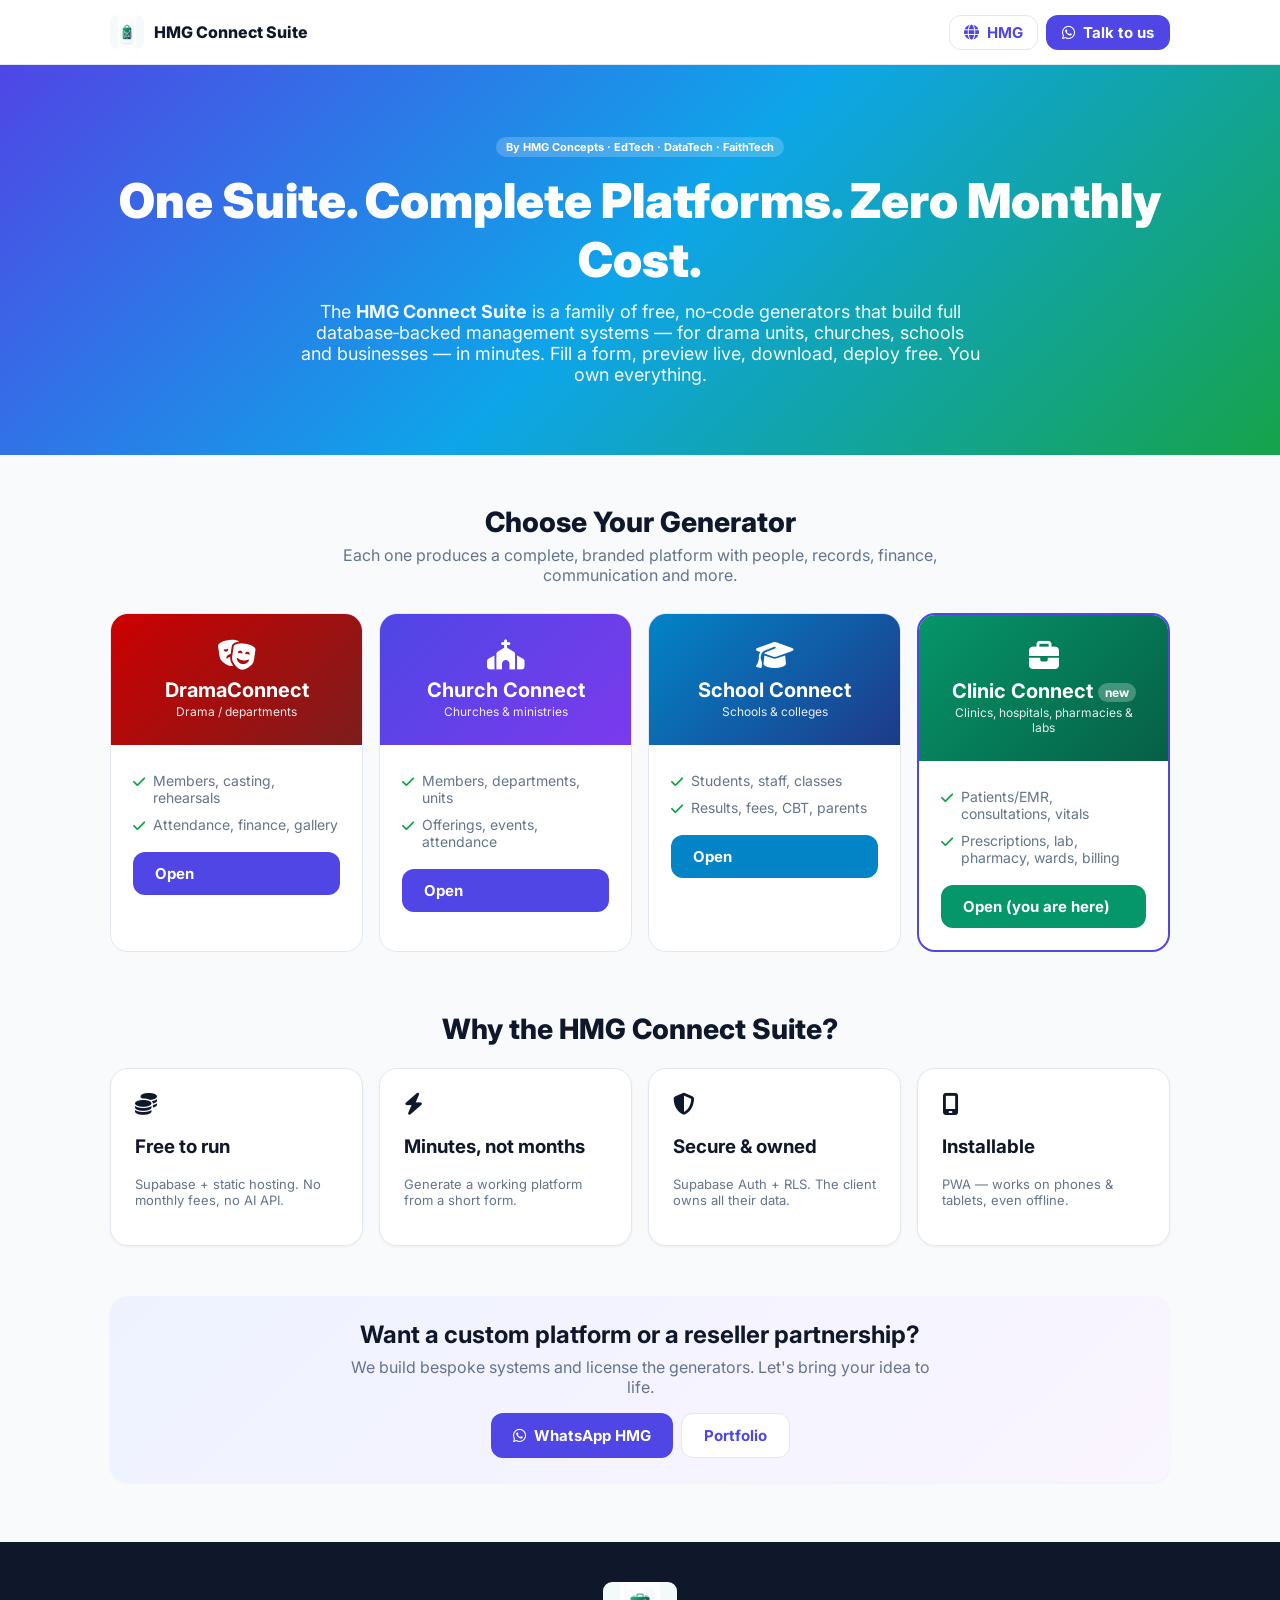
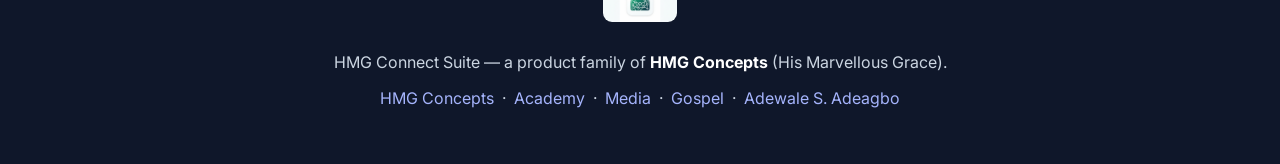
<file: suite.html>
<!DOCTYPE html>
<html lang="en">
<head>
    <meta charset="UTF-8">
    <meta name="viewport" content="width=device-width, initial-scale=1.0">
    <title>HMG Connect Suite — Build Free Management Platforms | HMG Concepts</title>
    <meta name="description" content="The HMG Connect Suite: free no-code generators that build complete management platforms for drama units, churches, schools and businesses. By HMG Concepts.">
    <link rel="icon" href="assets/img/logo.png">
    <link href="https://fonts.googleapis.com/css2?family=Inter:wght@400;600;800;900&display=swap" rel="stylesheet">
    <link rel="stylesheet" href="https://cdnjs.cloudflare.com/ajax/libs/font-awesome/6.4.0/css/all.min.css">
    <link rel="stylesheet" href="assets/css/style.css">
    <style>
        .suite-hero{background:linear-gradient(135deg,#4f46e5,#0ea5e9,#16a34a);color:#fff;padding:70px 0;text-align:center}
        .prod{border-radius:18px;overflow:hidden;border:1px solid var(--border);background:#fff;display:flex;flex-direction:column;transition:.2s}
        .prod:hover{transform:translateY(-4px);box-shadow:0 16px 40px rgba(0,0,0,.12)}
        .prod .top{padding:26px;color:#fff;text-align:center}
        .prod .body{padding:22px;flex:1;display:flex;flex-direction:column}
        .tickrow{display:flex;gap:8px;align-items:flex-start;margin:5px 0;font-size:14px;color:var(--muted)}
        .tickrow i{color:#16a34a;margin-top:3px}
    </style>
</head>
<body>
    <div class="topbar"><div class="container">
        <a class="brandmark" href="suite.html" style="color:inherit"><img src="assets/img/logo.png" alt="logo"> HMG&nbsp;Connect&nbsp;Suite</a>
        <div class="pill-row">
            <a class="btn btn-ghost" href="https://hmgconcepts.pages.dev" target="_blank" style="padding:7px 14px"><i class="fas fa-globe"></i> HMG</a>
            <a class="btn btn-primary" href="https://wa.me/2348100866322" target="_blank" style="padding:7px 16px"><i class="fab fa-whatsapp"></i> Talk to us</a>
        </div>
    </div></div>

    <div class="suite-hero">
        <div class="container">
            <span class="badge" style="background:rgba(255,255,255,.2);color:#fff">By HMG Concepts · EdTech · DataTech · FaithTech</span>
            <h1 style="font-size:clamp(30px,5vw,48px);margin:14px 0 12px;font-weight:900">One Suite. Complete Platforms. Zero Monthly Cost.</h1>
            <p style="font-size:18px;opacity:.95;max-width:680px;margin:0 auto">The <b>HMG Connect Suite</b> is a family of free, no‑code generators that build full database‑backed management systems — for drama units, churches, schools and businesses — in minutes. Fill a form, preview live, download, deploy free. You own everything.</p>
        </div>
    </div>

    <div class="container" style="margin-top:50px">
        <h2 class="section-title" style="text-align:center;font-size:28px">Choose Your Generator</h2>
        <p class="muted" style="text-align:center;max-width:620px;margin:6px auto 28px">Each one produces a complete, branded platform with people, records, finance, communication and more.</p>
        <div class="grid g4">

            <div class="prod">
                <div class="top" style="background:linear-gradient(135deg,#cc0000,#7c1d1d)"><i class="fas fa-masks-theater" style="font-size:30px"></i><h2 style="margin:8px 0 2px;font-size:20px">DramaConnect</h2><div style="opacity:.9;font-size:12px">Drama / departments</div></div>
                <div class="body"><div class="tickrow"><i class="fas fa-check"></i> Members, casting, rehearsals</div><div class="tickrow"><i class="fas fa-check"></i> Attendance, finance, gallery</div><a class="btn btn-primary" style="margin-top:14px" href="#" onclick="alert('Point this to your deployed DramaConnect URL.');return false">Open</a></div>
            </div>

            <div class="prod">
                <div class="top" style="background:linear-gradient(135deg,#4f46e5,#7c3aed)"><i class="fas fa-church" style="font-size:30px"></i><h2 style="margin:8px 0 2px;font-size:20px">Church Connect</h2><div style="opacity:.9;font-size:12px">Churches & ministries</div></div>
                <div class="body"><div class="tickrow"><i class="fas fa-check"></i> Members, departments, units</div><div class="tickrow"><i class="fas fa-check"></i> Offerings, events, attendance</div><a class="btn btn-primary" style="margin-top:14px;background:#4f46e5" href="#" onclick="alert('Point this to your deployed Church Connect URL.');return false">Open</a></div>
            </div>

            <div class="prod">
                <div class="top" style="background:linear-gradient(135deg,#0284c7,#1e3a8a)"><i class="fas fa-graduation-cap" style="font-size:30px"></i><h2 style="margin:8px 0 2px;font-size:20px">School Connect</h2><div style="opacity:.9;font-size:12px">Schools & colleges</div></div>
                <div class="body"><div class="tickrow"><i class="fas fa-check"></i> Students, staff, classes</div><div class="tickrow"><i class="fas fa-check"></i> Results, fees, CBT, parents</div><a class="btn btn-primary" style="margin-top:14px;background:#0284c7" href="#" onclick="alert('Point this to your deployed School Connect URL.');return false">Open</a></div>
            </div>

            <div class="prod" style="border:2px solid var(--brand)">
                <div class="top" style="background:linear-gradient(135deg,#059669,#065f46)"><i class="fas fa-briefcase" style="font-size:30px"></i><h2 style="margin:8px 0 2px;font-size:20px">Clinic Connect <span style="font-size:12px;background:rgba(255,255,255,.25);padding:2px 7px;border-radius:999px;vertical-align:middle">new</span></h2><div style="opacity:.9;font-size:12px">Clinics, hospitals, pharmacies &amp; labs</div></div>
                <div class="body"><div class="tickrow"><i class="fas fa-check"></i> Patients/EMR, consultations, vitals</div><div class="tickrow"><i class="fas fa-check"></i> Prescriptions, lab, pharmacy, wards, billing</div><a class="btn btn-primary" style="margin-top:14px;background:#059669" href="index.html">Open (you are here)</a></div>
            </div>

        </div>
    </div>

    <div class="container" style="margin-top:60px">
        <h2 class="section-title" style="text-align:center;font-size:28px">Why the HMG Connect Suite?</h2>
        <div class="grid g4" style="margin-top:22px">
            <div class="card"><i class="fas fa-coins brand-text" style="font-size:22px"></i><h3>Free to run</h3><p class="muted small">Supabase + static hosting. No monthly fees, no AI API.</p></div>
            <div class="card"><i class="fas fa-bolt brand-text" style="font-size:22px"></i><h3>Minutes, not months</h3><p class="muted small">Generate a working platform from a short form.</p></div>
            <div class="card"><i class="fas fa-shield-halved brand-text" style="font-size:22px"></i><h3>Secure & owned</h3><p class="muted small">Supabase Auth + RLS. The client owns all their data.</p></div>
            <div class="card"><i class="fas fa-mobile-screen brand-text" style="font-size:22px"></i><h3>Installable</h3><p class="muted small">PWA — works on phones & tablets, even offline.</p></div>
        </div>
    </div>

    <div class="container" style="margin-top:50px">
        <div class="card" style="background:linear-gradient(135deg,#eef2ff,#faf5ff);border:none;text-align:center">
            <h2 style="margin:0 0 8px">Want a custom platform or a reseller partnership?</h2>
            <p class="muted" style="max-width:600px;margin:0 auto 16px">We build bespoke systems and license the generators. Let's bring your idea to life.</p>
            <div class="pill-row" style="justify-content:center">
                <a class="btn btn-primary" href="https://wa.me/2348100866322" target="_blank"><i class="fab fa-whatsapp"></i> WhatsApp HMG</a>
                <a class="btn btn-ghost" href="https://cssadewale.pages.dev" target="_blank">Portfolio</a>
            </div>
        </div>
    </div>

    <div class="footer">
        <div class="container">
            <img src="assets/img/logo.png" style="height:40px;border-radius:9px;margin-bottom:10px">
            <p>HMG Connect Suite — a product family of <b style="color:#fff">HMG Concepts</b> (His Marvellous Grace).</p>
            <p class="pill-row" style="justify-content:center">
                <a href="https://hmgconcepts.pages.dev" target="_blank">HMG Concepts</a> ·
                <a href="https://hmgacademy.pages.dev" target="_blank">Academy</a> ·
                <a href="https://hmgmedia.pages.dev" target="_blank">Media</a> ·
                <a href="https://hmggospel.pages.dev" target="_blank">Gospel</a> ·
                <a href="https://cssadewale.pages.dev" target="_blank">Adewale S. Adeagbo</a>
            </p>
        </div>
    </div>
</body>
</html>
</file>
<file: assets/css/style.css>
:root{
  --brand:#4f46e5; --brand-dark:#3730a3; --ink:#0f172a; --muted:#64748b;
  --bg:#f8fafc; --card:#ffffff; --border:#e2e8f0;
}
*{box-sizing:border-box}
body{margin:0;font-family:'Inter',system-ui,-apple-system,Segoe UI,Roboto,sans-serif;background:var(--bg);color:var(--ink);}
a{color:var(--brand);text-decoration:none}
.container{max-width:1100px;margin:0 auto;padding:0 20px}
.btn{display:inline-flex;align-items:center;gap:8px;border:none;border-radius:12px;padding:12px 22px;font-weight:700;cursor:pointer;transition:.2s;font-size:15px}
.btn-primary{background:var(--brand);color:#fff}
.btn-primary:hover{background:var(--brand-dark)}
.btn-ghost{background:#fff;color:var(--brand);border:1px solid var(--border)}
.btn-lg{padding:15px 30px;font-size:16px}
.card{background:var(--card);border:1px solid var(--border);border-radius:18px;padding:24px;box-shadow:0 1px 3px rgba(0,0,0,.05)}
.input,select,textarea{width:100%;padding:11px 13px;border:2px solid var(--border);border-radius:11px;outline:none;font-size:14px;font-family:inherit;background:#fff;color:var(--ink)}
.input:focus,select:focus,textarea:focus{border-color:var(--brand)}
.label{display:block;font-size:12px;font-weight:700;color:var(--muted);text-transform:uppercase;letter-spacing:.04em;margin-bottom:6px}
.grid{display:grid;gap:16px}
.g2{grid-template-columns:repeat(2,1fr)} .g3{grid-template-columns:repeat(3,1fr)} .g4{grid-template-columns:repeat(4,1fr)}
@media(max-width:760px){.g2,.g3,.g4{grid-template-columns:1fr}}
.muted{color:var(--muted)} .small{font-size:13px}
.badge{display:inline-block;padding:3px 10px;border-radius:999px;font-size:11px;font-weight:700;background:#eef2ff;color:#4f46e5}

/* Header */
.topbar{background:#fff;border-bottom:1px solid var(--border);position:sticky;top:0;z-index:50}
.topbar .container{display:flex;align-items:center;justify-content:space-between;height:64px}
.brandmark{display:flex;align-items:center;gap:10px;font-weight:800}
.brandmark img{height:34px;width:34px;border-radius:8px}

/* Hero */
.hero{background:linear-gradient(135deg,#4f46e5,#7c3aed);color:#fff;padding:64px 0;text-align:center}
.hero h1{font-size:clamp(28px,5vw,46px);margin:0 0 14px;font-weight:900;letter-spacing:-.5px}
.hero p{font-size:18px;opacity:.95;max-width:640px;margin:0 auto 26px}

/* Stepper */
.steps{display:flex;gap:8px;flex-wrap:wrap;justify-content:center;margin:24px 0}
.step{display:flex;align-items:center;gap:8px;padding:8px 14px;border-radius:999px;background:#fff;border:1px solid var(--border);font-size:13px;font-weight:700;color:var(--muted)}
.step.active{background:var(--brand);color:#fff;border-color:var(--brand)}
.step.done{background:#dcfce7;color:#15803d;border-color:#bbf7d0}

/* Feature toggles */
.feature{display:flex;align-items:flex-start;gap:12px;padding:14px;border:2px solid var(--border);border-radius:14px;cursor:pointer;transition:.15s}
.feature:hover{border-color:#c7d2fe}
.feature.on{border-color:var(--brand);background:#eef2ff}
.feature input{margin-top:3px}
.feature .ic{font-size:20px}

/* Color & font swatches */
.swatch{height:46px;border-radius:10px;cursor:pointer;border:3px solid transparent}
.swatch.sel{border-color:#0f172a}
.choice{padding:12px;border:2px solid var(--border);border-radius:12px;cursor:pointer;text-align:center;font-weight:700}
.choice.sel{border-color:var(--brand);background:#eef2ff}

/* Live preview frame */
.preview{border:1px solid var(--border);border-radius:14px;overflow:hidden;height:520px;background:#fff}
.preview iframe{width:100%;height:100%;border:0}

.section-title{font-size:22px;font-weight:800;margin:0 0 4px}
.hide{display:none}
.footer{background:#0f172a;color:#cbd5e1;padding:40px 0;text-align:center;margin-top:60px}
.footer a{color:#a5b4fc}
.pill-row{display:flex;flex-wrap:wrap;gap:8px}
.chk{display:flex;align-items:center;gap:8px;padding:8px 12px;border:1px solid var(--border);border-radius:10px;font-size:13px;cursor:pointer}
.chk input{margin:0}
</file>
